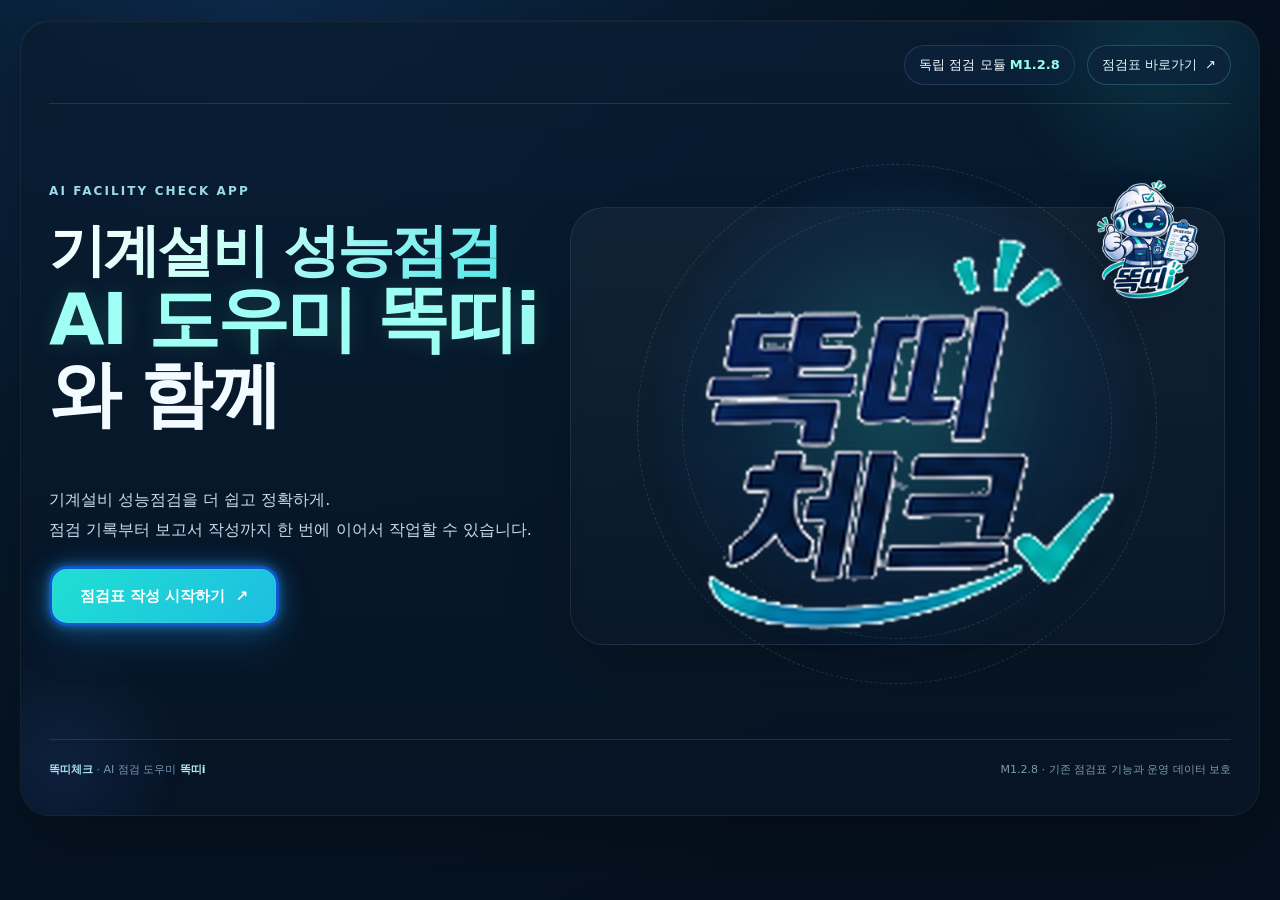
<file: ai-test/index.html>
<!doctype html>
<html lang="ko">
<head>
  <meta charset="utf-8">
  <meta name="viewport" content="width=device-width,initial-scale=1,viewport-fit=cover">
  <meta name="theme-color" content="#061528">
  <meta name="description" content="똑띠체크와 함께하는 AI 기반 기계설비 성능점검 및 보고서 작성 독립 모듈">
  <meta name="robots" content="noindex,nofollow">
  <title>똑띠체크 | 기계설비 성능점검 플랫폼 M1.2.8</title>
  <link rel="icon" type="image/png" href="./assets/ttoktti-check-wordmark-locked.png">
  <link rel="stylesheet" href="./assets/home.css?v=M1.2.8">
</head>
<body>
  <div class="page">
    <div class="shell">
      <header class="topbar">
        <a class="brand" href="./" aria-label="똑띠체크 홈">
          <img class="official-wordmark" src="./assets/ttoktti-check-wordmark-locked.png" alt="똑띠체크 공식 문자상표" width="158" height="144">
        </a>
        <div class="top-right">
          <span class="version">독립 점검 모듈 <strong>M1.2.8</strong></span>
          <a class="nav-link" href="./checklist.html">점검표 바로가기 &nbsp;↗</a>
        </div>
      </header>

      <main>
        <section class="hero" aria-label="똑띠체크 메인 소개">
          <div class="hero-copy">
            <p class="eyebrow">AI FACILITY CHECK APP</p>
            <h1><span class="headline-brand">기계설비 성능점검</span><br><span class="headline-ai">AI 도우미 똑띠i</span><span class="headline-tail">와 <span class="mobile-break">함께</span></span></h1>
          </div>

          <div class="hero-art" aria-label="똑띠체크와 똑띠i 메인 비주얼">
            <div class="mascot-glow" aria-hidden="true"></div>
            <div class="brand-backdrop" aria-hidden="true">
              <img class="backdrop-wordmark" src="./assets/ttoktti-check-wordmark-locked.png" alt="" width="158" height="144">
            </div>
            <div class="orbit orbit-a" aria-hidden="true"></div>
            <div class="orbit orbit-b" aria-hidden="true"></div>
            <div class="mascot-stage">
              <div class="mascot-motion">
                <img class="mascot" src="./assets/ttoktti-i-official-locked.png" alt="안전모를 쓰고 점검표를 들고 엄지척하는 AI 도우미 똑띠i" width="1254" height="1254" fetchpriority="high">

              </div>
              <span class="mascot-sparkle sparkle-a" aria-hidden="true">✦</span>
              <span class="mascot-sparkle sparkle-b" aria-hidden="true">✧</span>
              <span class="mascot-sparkle sparkle-c" aria-hidden="true">✦</span>
            </div>
          </div>

          <div class="hero-actions">
            <p class="hero-sub">기계설비 성능점검을 더 쉽고 정확하게.<br>점검 기록부터 보고서 작성까지 한 번에 이어서 작업할 수 있습니다.</p>
            <div class="cta-row">
              <a class="hero-cta" id="startChecklist" href="./checklist.html">점검표 작성 시작하기 <span aria-hidden="true">↗</span></a>
            </div>
          </div>
        </section>

      </main>

      <footer class="footer">
        <span><strong>똑띠체크</strong> · AI 점검 도우미 <strong>똑띠i</strong></span>
        <span>M1.2.8 · 기존 점검표 기능과 운영 데이터 보호</span>
      </footer>
    </div>
  </div>
  <script src="./assets/home-cta-cue.js?v=M1.2.8" defer></script>
</body>
</html>
</file>
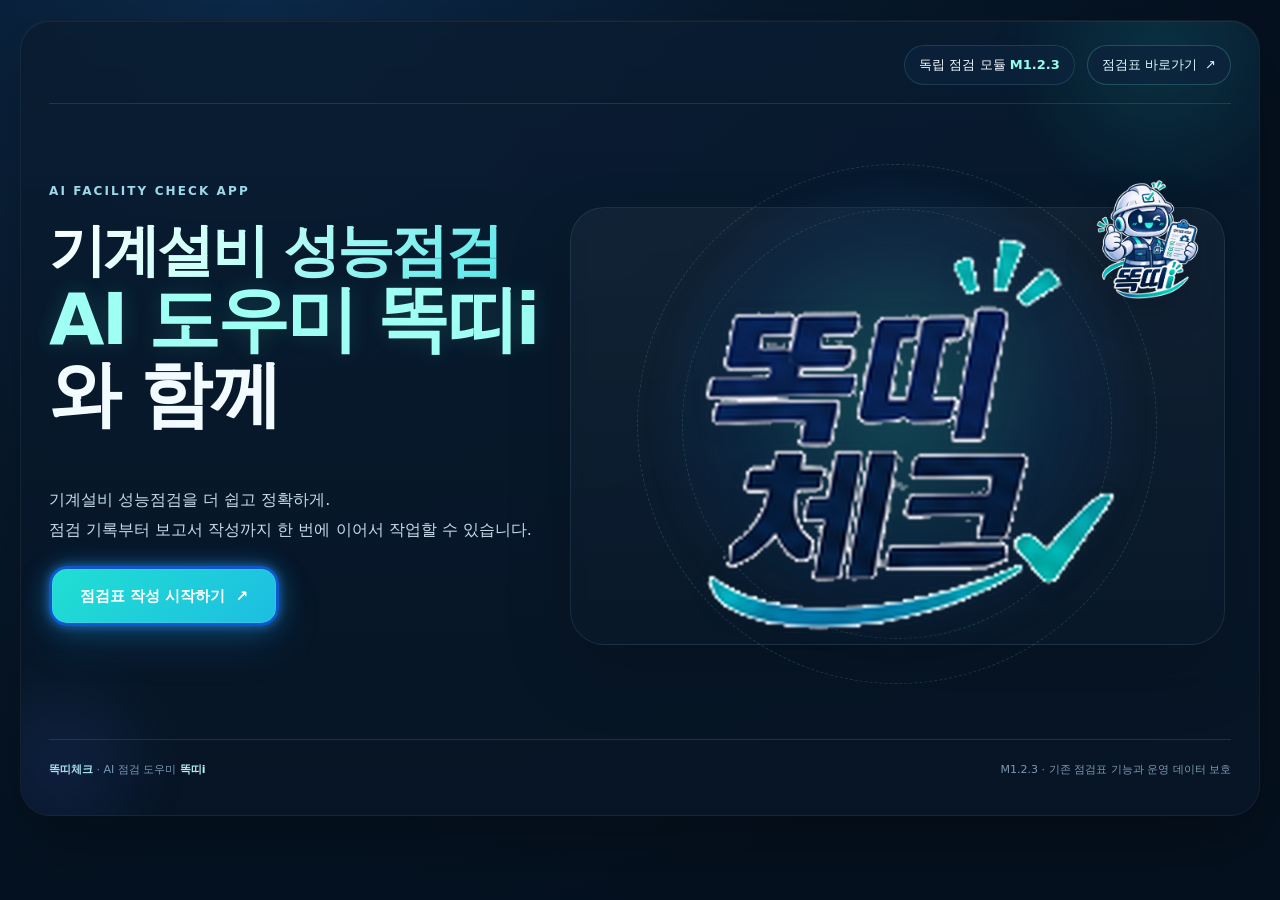
<file: performance/index.html>
<!doctype html>
<html lang="ko">
<head>
  <meta charset="utf-8">
  <meta name="viewport" content="width=device-width,initial-scale=1,viewport-fit=cover">
  <meta name="theme-color" content="#061528">
  <meta name="description" content="똑띠체크와 함께하는 AI 기반 기계설비 성능점검 및 보고서 작성 독립 모듈">
  <meta name="robots" content="noindex,nofollow">
  <title>똑띠체크 | 기계설비 성능점검 플랫폼 M1.2.3</title>
  <link rel="icon" type="image/png" href="./assets/ttoktti-check-wordmark-locked.png">
  <link rel="stylesheet" href="./assets/home.css?v=M1.2.3">
</head>
<body>
  <div class="page">
    <div class="shell">
      <header class="topbar">
        <a class="brand" href="./" aria-label="똑띠체크 홈">
          <img class="official-wordmark" src="./assets/ttoktti-check-wordmark-locked.png" alt="똑띠체크 공식 문자상표" width="158" height="144">
        </a>
        <div class="top-right">
          <span class="version">독립 점검 모듈 <strong>M1.2.3</strong></span>
          <a class="nav-link" href="./checklist.html">점검표 바로가기 &nbsp;↗</a>
        </div>
      </header>

      <main>
        <section class="hero" aria-label="똑띠체크 메인 소개">
          <div class="hero-copy">
            <p class="eyebrow">AI FACILITY CHECK APP</p>
            <h1><span class="headline-brand">기계설비 성능점검</span><br><span class="headline-ai">AI 도우미 똑띠i</span><span class="headline-tail">와 <span class="mobile-break">함께</span></span></h1>
          </div>

          <div class="hero-art" aria-label="똑띠체크와 똑띠i 메인 비주얼">
            <div class="mascot-glow" aria-hidden="true"></div>
            <div class="brand-backdrop" aria-hidden="true">
              <img class="backdrop-wordmark" src="./assets/ttoktti-check-wordmark-locked.png" alt="" width="158" height="144">
            </div>
            <div class="orbit orbit-a" aria-hidden="true"></div>
            <div class="orbit orbit-b" aria-hidden="true"></div>
            <div class="mascot-stage">
              <div class="mascot-motion">
                <img class="mascot" src="./assets/ttoktti-i-official-locked.png" alt="안전모를 쓰고 점검표를 들고 엄지척하는 AI 도우미 똑띠i" width="1254" height="1254" fetchpriority="high">

              </div>
              <span class="mascot-sparkle sparkle-a" aria-hidden="true">✦</span>
              <span class="mascot-sparkle sparkle-b" aria-hidden="true">✧</span>
              <span class="mascot-sparkle sparkle-c" aria-hidden="true">✦</span>
            </div>
          </div>

          <div class="hero-actions">
            <p class="hero-sub">기계설비 성능점검을 더 쉽고 정확하게.<br>점검 기록부터 보고서 작성까지 한 번에 이어서 작업할 수 있습니다.</p>
            <div class="cta-row">
              <a class="hero-cta" id="startChecklist" href="./checklist.html">점검표 작성 시작하기 <span aria-hidden="true">↗</span></a>
            </div>
          </div>
        </section>

      </main>

      <footer class="footer">
        <span><strong>똑띠체크</strong> · AI 점검 도우미 <strong>똑띠i</strong></span>
        <span>M1.2.3 · 기존 점검표 기능과 운영 데이터 보호</span>
      </footer>
    </div>
  </div>
  <script src="./assets/home-cta-cue.js?v=M1.2.3" defer></script>
</body>
</html>
</file>
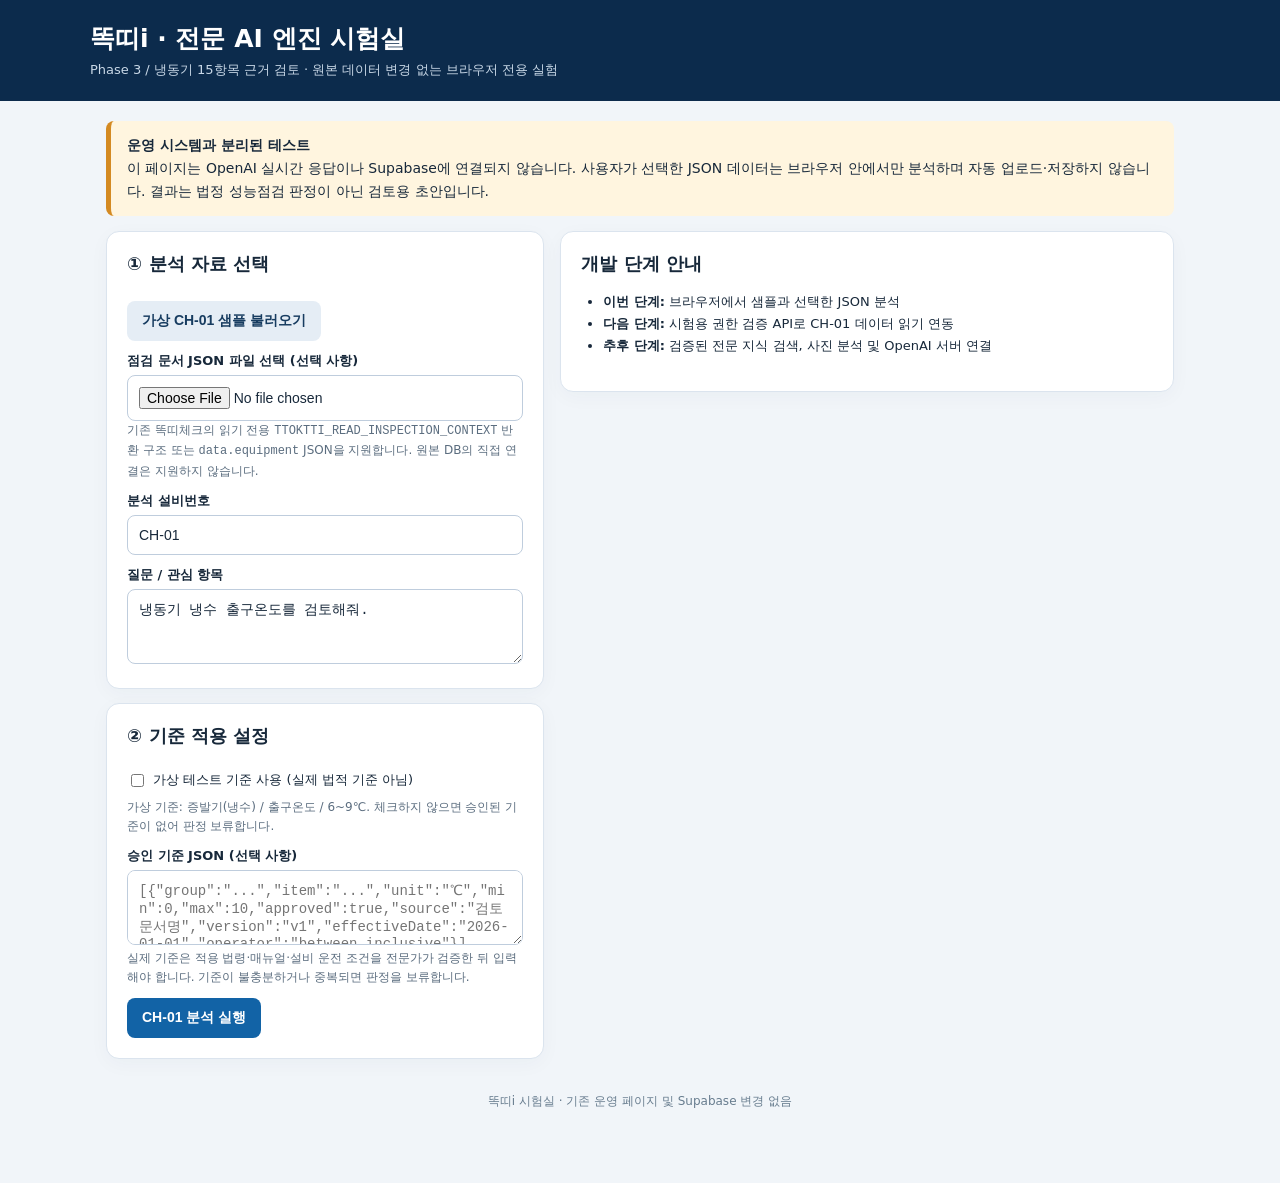
<file: ttoktti-special-ai/index.html>
<!doctype html>
<html lang="ko"><head><meta charset="utf-8"><meta name="viewport" content="width=device-width,initial-scale=1"><meta name="referrer" content="no-referrer"><title>똑띠i | 기계설비 전문 AI 엔진 시험실</title>
<style>
:root{font-family:system-ui,-apple-system,"Malgun Gothic",sans-serif;color:#17283a;background:#f1f5f9}*{box-sizing:border-box}body{margin:0}header{background:#0c2b4c;color:white;padding:22px max(18px,calc((100vw - 1100px)/2));}header h1{font-size:25px;margin:0 0 6px}header p{font-size:13px;color:#c9d8e7;margin:0}.wrap{max-width:1100px;margin:20px auto;padding:0 16px 35px}.notice{border-left:5px solid #d48a22;background:#fff5df;padding:13px 16px;border-radius:8px;margin-bottom:15px;font-size:14px;line-height:1.65}.grid{display:grid;grid-template-columns:1fr 1.4fr;gap:16px}.panel{background:white;padding:20px;border:1px solid #dbe4ee;border-radius:13px;box-shadow:0 5px 20px #20344d09;margin-bottom:14px}h2{font-size:18px;margin:0 0 15px}h3{font-size:15px;margin:14px 0 8px}label{display:block;font-size:13px;font-weight:700;margin:11px 0 5px}input[type=text],textarea,select,input[type=file]{width:100%;border-radius:8px;border:1px solid #bfcddd;padding:11px;background:white;color:#17283a;font-size:14px}textarea{resize:vertical;min-height:75px}button{border:0;border-radius:8px;background:#1263a6;color:white;padding:11px 15px;font-size:14px;font-weight:700;cursor:pointer;margin-top:10px}button.secondary{background:#e5edf5;color:#173c60;margin-right:5px}button:disabled{opacity:.55;cursor:not-allowed}.help{color:#5b6d7f;font-size:12px;line-height:1.6}.pill{display:inline-block;border-radius:99px;padding:4px 9px;font-weight:700;font-size:12px;background:#e7edf2;color:#48617a}.pill.hold{background:#fff0d4;color:#926016}.pill.review{background:#ffdfdf;color:#9c2d2d}.pill.within{background:#dbf4e8;color:#14613e}table{border-collapse:collapse;width:100%;font-size:13px}th,td{text-align:left;border-bottom:1px solid #e3eaf1;padding:10px 8px;vertical-align:top}th{background:#f1f6fa}td small{display:block;color:#5b6d7f;margin-top:4px}.scroll{overflow:auto}ul{padding-left:22px;line-height:1.7;font-size:13px}.banner{padding:12px;background:#eaf6f1;border-radius:9px;margin-bottom:12px;color:#185e4c;font-size:14px}.error{background:#fff1f0;color:#a12727}.metrics{display:grid;grid-template-columns:repeat(3,1fr);gap:8px;margin-bottom:12px}.metric{background:#f4f7fa;border-radius:9px;padding:12px}.metric .value{font-size:21px;font-weight:800}.metric .label{font-size:11px;color:#647789}#results{display:none}#results.visible{display:block}.muted{font-size:12px;color:#647789;line-height:1.6}.toolbar{display:flex;align-items:center;gap:8px;flex-wrap:wrap}.toolbar label{display:flex;gap:6px;align-items:center;font-weight:400;margin:8px 0}.toolbar input{width:auto}details{font-size:12px;color:#445e75;margin-top:12px}footer{font-size:12px;color:#677c8e;text-align:center;margin:20px}@media(max-width:760px){.grid{grid-template-columns:1fr}.panel{padding:16px}.metrics{grid-template-columns:repeat(3,1fr)}header{padding:18px}.wrap{margin:12px auto}}
 .review-item{border:1px solid #dbe4ee;border-radius:10px;margin:10px 0;padding:12px}.review-item summary{font-size:14px;cursor:pointer;font-weight:700;color:#173c60}.review-item .fact{font-size:12px;line-height:1.7;margin:6px 0;white-space:pre-wrap;overflow-wrap:anywhere}.review-item .gap{color:#ad5119}.summaryline{display:flex;gap:8px;flex-wrap:wrap}.summaryline span{background:#eef3f8;padding:7px;border-radius:8px;font-size:12px;font-weight:700}.photo-preview{display:flex;gap:8px;flex-wrap:wrap}.photo-preview img{max-height:110px;max-width:150px;object-fit:contain;border:1px solid #cbd5e1;border-radius:5px}.inset{padding:10px;background:#f6f9fc;border-radius:8px} </style></head><body>
<header><h1>똑띠i · 전문 AI 엔진 시험실</h1><p>Phase 3 / 냉동기 15항목 근거 검토 · 원본 데이터 변경 없는 브라우저 전용 실험</p></header>
<main class="wrap"><div class="notice"><strong>운영 시스템과 분리된 테스트</strong><br>이 페이지는 OpenAI 실시간 응답이나 Supabase에 연결되지 않습니다. 사용자가 선택한 JSON 데이터는 브라우저 안에서만 분석하며 자동 업로드·저장하지 않습니다. 결과는 법정 성능점검 판정이 아닌 검토용 초안입니다.</div>
<div class="grid"><section>
<div class="panel"><h2>① 분석 자료 선택</h2><button id="sample" class="secondary" type="button">가상 CH-01 샘플 불러오기</button><label for="jsonfile">점검 문서 JSON 파일 선택 (선택 사항)</label><input id="jsonfile" type="file" accept=".json,application/json"><div class="help">기존 똑띠체크의 읽기 전용 <code>TTOKTTI_READ_INSPECTION_CONTEXT</code> 반환 구조 또는 <code>data.equipment</code> JSON을 지원합니다. 원본 DB의 직접 연결은 지원하지 않습니다.</div><label for="num">분석 설비번호</label><input id="num" type="text" maxlength="80" value="CH-01"><label for="question">질문 / 관심 항목</label><textarea id="question">냉동기 냉수 출구온도를 검토해줘.</textarea></div>
<div class="panel"><h2>② 기준 적용 설정</h2><div class="toolbar"><label><input id="democrit" type="checkbox">가상 테스트 기준 사용 (실제 법적 기준 아님)</label></div><div class="help">가상 기준: 증발기(냉수) / 출구온도 / 6~9℃. 체크하지 않으면 승인된 기준이 없어 판정 보류합니다.</div><label for="criteria">승인 기준 JSON (선택 사항)</label><textarea id="criteria" spellcheck="false" placeholder='[{"group":"...","item":"...","unit":"℃","min":0,"max":10,"approved":true,"source":"검토 문서명","version":"v1","effectiveDate":"2026-01-01","operator":"between_inclusive"}]'></textarea><div class="help">실제 기준은 적용 법령·매뉴얼·설비 운전 조건을 전문가가 검증한 뒤 입력해야 합니다. 기준이 불충분하거나 중복되면 판정을 보류합니다.</div><button id="run" type="button">CH-01 분석 실행</button></div>
</section><section>
<div class="panel" id="results"><div class="toolbar" style="justify-content:space-between"><h2 style="margin:0">③ 분석 결과</h2><button id="export" class="secondary" type="button">결과 JSON 다운로드</button></div><div id="banner" class="banner"></div><div id="metrics" class="metrics"></div><h3>냉동기 15개 점검항목 종합 검토</h3><div id="reviewSummary" class="summaryline"></div><div id="itemReviews"></div><div class="help">점검 사진은 원본 문서의 photoSources가 있는 경우 브라우저에서 미리보기만 제공합니다. 사진 픽셀의 AI 분석 기능은 아직 포함되지 않았습니다.</div><h3>설계값·측정값 비교</h3><div class="scroll"><table><thead><tr><th>측정 항목</th><th>설계값</th><th>측정값</th><th>차이</th><th>판정</th></tr></thead><tbody id="measureTable"></tbody></table></div><h3>분석 및 권고</h3><div id="advice"></div><h3>자료 신뢰성 및 한계</h3><div id="evidence" class="muted"></div><details><summary>분석 구조 안내</summary><p>이 엔진은 기존 <code>engine/*.mjs</code>로 동작합니다. 사진 파일 및 이미지 URL은 읽거나 외부로 전송하지 않습니다. 측정값이 없거나 승인 기준이 없으면 판정을 보류합니다.</p></details></div>
<div class="panel"><h2>개발 단계 안내</h2><ul><li><strong>이번 단계:</strong> 브라우저에서 샘플과 선택한 JSON 분석</li><li><strong>다음 단계:</strong> 시험용 권한 검증 API로 CH-01 데이터 읽기 연동</li><li><strong>추후 단계:</strong> 검증된 전문 지식 검색, 사진 분석 및 OpenAI 서버 연결</li></ul></div>
</section></div><footer>똑띠i 시험실 · 기존 운영 페이지 및 Supabase 변경 없음</footer></main>
<script type="module" src="./app.mjs"></script></body></html>
</file>
<file: ai-test/assets/home.css>
:root{
  color-scheme:dark;
  --ink:#f5fbff;
  --muted:#b7ccdc;
  --line:rgba(147,218,243,.14);
  --mint:#1dded0;
  --cyan:#64def0;
  --shadow:0 28px 70px rgba(0,0,0,.28);
}
*{box-sizing:border-box}
html,body{margin:0;padding:0;background:radial-gradient(circle at 20% 0%,#0c294a 0,#07192c 38%,#05111f 72%);color:var(--ink);font-family:"Pretendard","Apple SD Gothic Neo","Noto Sans KR",system-ui,-apple-system,sans-serif}
body{min-height:100vh}
a{text-decoration:none;color:inherit}
.page{min-height:100vh;padding:20px}
.shell{max-width:1360px;margin:0 auto;padding:0 28px 38px;border:1px solid rgba(255,255,255,.05);border-radius:30px;background:linear-gradient(180deg,rgba(9,28,49,.86),rgba(7,21,37,.96));box-shadow:var(--shadow),inset 0 1px 0 rgba(255,255,255,.05);position:relative;overflow:hidden}
.shell::before,.shell::after{content:"";position:absolute;border-radius:50%;filter:blur(18px);pointer-events:none;opacity:.7}
.shell::before{width:320px;height:320px;background:radial-gradient(circle,rgba(27,226,211,.18),transparent 70%);top:-130px;right:-60px}
.shell::after{width:240px;height:240px;background:radial-gradient(circle,rgba(70,121,255,.18),transparent 68%);left:-80px;bottom:-70px}
.topbar{display:flex;align-items:center;justify-content:space-between;gap:18px;padding:24px 0 18px;border-bottom:1px solid var(--line);position:relative;z-index:2}
.brand{display:flex;align-items:center;gap:14px;min-width:0}
.brand-icon{width:54px;height:54px;border-radius:16px;background:linear-gradient(145deg,#f2feff,#7ef0e5);padding:1px;display:grid;place-items:center;overflow:hidden;box-shadow:0 8px 26px rgba(22,208,209,.28)}
.brand-icon img{width:100%;height:100%;object-fit:contain;filter:drop-shadow(0 2px 3px rgba(0,24,49,.18))}
.brand-word{display:block;font-size:32px;font-weight:950;letter-spacing:-1.6px;line-height:1.05}.brand-word::after{content:"™";font-size:.42em;vertical-align:top;margin-left:4px;color:#8ef5dd}.brand-desc{display:block;margin-top:5px;font-size:11px;letter-spacing:1.9px;color:#7fb4cc;font-weight:700}
.top-right{display:flex;align-items:center;gap:12px;flex-wrap:wrap;justify-content:flex-end}.version,.nav-link{padding:10px 14px;border-radius:999px;border:1px solid var(--line);font-size:13px;background:rgba(12,35,60,.75);backdrop-filter:blur(8px)}.version strong{color:#96ffe8}.nav-link{color:#dffcff;border-color:rgba(124,234,224,.22);transition:.2s}.nav-link:hover{transform:translateY(-1px);border-color:#92f5e9;background:rgba(17,55,92,.92)}
main{position:relative;z-index:1}
.hero{display:grid;grid-template-columns:.9fr 1.1fr;gap:24px;padding:42px 0 12px;align-items:center;min-height:610px}
.hero-copy{display:flex;flex-direction:column;align-items:flex-start;max-width:560px}.eyebrow{margin:0 0 10px;color:#82c8df;font-size:12px;font-weight:850;letter-spacing:2.1px}
h1{margin:0 0 14px;font-size:clamp(48px,5.6vw,78px);line-height:1.04;letter-spacing:-2.8px}.headline-brand{display:inline-block;background:linear-gradient(135deg,#ffffff 0%,#c7fff7 42%,#58e7e9 100%);-webkit-background-clip:text;background-clip:text;color:transparent}.headline-ai{color:#9ffff4;text-shadow:0 0 22px rgba(78,245,220,.16)}
.hero-sub{margin:0 0 24px;color:#c6dceb;line-height:1.85;font-size:16px;word-break:keep-all}.cta-row{display:flex;flex-wrap:wrap;gap:12px}.hero-cta{display:inline-flex;align-items:center;justify-content:center;gap:10px;min-height:52px;padding:0 24px;border-radius:16px;background:linear-gradient(135deg,#1fe0cf,#0d61b9);color:#fff;font-weight:900;font-size:15px;box-shadow:0 18px 40px rgba(16,113,186,.27);transition:transform .2s,box-shadow .2s}.hero-cta:hover{transform:translateY(-2px);box-shadow:0 24px 44px rgba(16,113,186,.35)}
.hero-art{position:relative;min-height:560px;display:flex;align-items:center;justify-content:center;isolation:isolate;overflow:visible}.hero-art::before{content:"";position:absolute;inset:24px 6px 14px;background:linear-gradient(180deg,rgba(255,255,255,.05),rgba(255,255,255,.012));border:1px solid rgba(255,255,255,.05);border-radius:34px;backdrop-filter:blur(7px);box-shadow:0 28px 66px rgba(0,0,0,.18);z-index:-3}
.mascot-glow{position:absolute;width:480px;height:480px;border-radius:50%;background:radial-gradient(circle at 50% 45%,rgba(45,220,211,.24),rgba(12,74,133,.18) 46%,transparent 72%);filter:blur(8px);animation:tt-glow 5.8s ease-in-out infinite}
.brand-backdrop{position:absolute;left:50%;top:52%;transform:translate(-50%,-50%);display:flex;flex-direction:column;align-items:center;gap:10px;z-index:-1;pointer-events:none;user-select:none}.backdrop-main{font-size:clamp(92px,12vw,164px);font-weight:1000;letter-spacing:-5px;line-height:.88;color:rgba(212,245,255,.13);white-space:nowrap;text-shadow:0 0 40px rgba(68,234,226,.07)}.backdrop-sub{font-size:clamp(18px,2vw,30px);font-weight:900;letter-spacing:10px;color:rgba(125,223,241,.16);white-space:nowrap}
.orbit{position:absolute;border-radius:50%;border:1px dashed rgba(126,241,228,.16);z-index:-2;pointer-events:none}.orbit-a{width:430px;height:430px;animation:tt-orbit 18s linear infinite}.orbit-b{width:520px;height:520px;animation:tt-orbit 24s linear infinite reverse}
.mascot-stage{position:relative;display:grid;place-items:center;width:min(100%,560px);max-width:560px;aspect-ratio:1;isolation:isolate;z-index:1}.mascot-motion{width:100%;height:100%;display:grid;place-items:center;position:relative;transform-origin:50% 70%;animation:tt-hover 4.8s ease-in-out infinite;will-change:transform}.mascot{width:100%;height:100%;object-fit:contain;filter:drop-shadow(0 28px 28px rgba(0,5,19,.38));transform-origin:50% 75%}.mascot-stage:hover .mascot,.mascot-stage:focus-within .mascot{animation:tt-greet 1.1s ease-in-out 1}.mascot-stage:hover .mascot-motion,.mascot-stage:focus-within .mascot-motion{animation-play-state:paused}
.helmet-check{position:absolute;left:50%;top:12.2%;width:40px;height:40px;transform:translateX(-2px);border-radius:12px;border:3px solid rgba(81,243,221,.95);box-shadow:0 0 0 0 rgba(93,243,221,.45);animation:tt-pulse 2.8s ease-in-out infinite}.helmet-check::before{content:"";position:absolute;left:10px;top:11px;width:16px;height:9px;border-left:4px solid #59f8df;border-bottom:4px solid #59f8df;transform:rotate(-45deg)}
.report-scan{position:absolute;right:8.6%;width:100px;height:5px;border-radius:999px;background:linear-gradient(90deg,rgba(79,247,223,0),rgba(79,247,223,.95),rgba(79,247,223,0));filter:drop-shadow(0 0 6px rgba(79,247,223,.35));opacity:.75;animation:tt-scan 2.7s linear infinite}.report-scan-1{top:41.5%}.report-scan-2{top:45.5%;animation-delay:-.9s}.report-scan-3{top:49.5%;animation-delay:-1.8s}
.mascot-sparkle{position:absolute;z-index:2;font-weight:900;color:#6effdd;text-shadow:0 0 12px rgba(66,248,220,.7);pointer-events:none;animation:tt-sparkle 3.6s ease-in-out infinite}.sparkle-a{font-size:35px;top:14%;right:11%;animation-delay:-.2s}.sparkle-b{font-size:23px;top:35%;left:9%;animation-delay:-1.4s}.sparkle-c{font-size:27px;bottom:23%;right:3%;animation-delay:-2.2s}
.quick-start{padding:10px 0 0}.quick-card{display:grid;grid-template-columns:minmax(0,1fr) auto;align-items:center;gap:16px;padding:24px 28px;border-radius:24px;border:1px solid rgba(103,222,226,.32);background:linear-gradient(112deg,rgba(15,65,98,.92),rgba(9,42,68,.94) 54%,rgba(8,32,54,.96));box-shadow:0 18px 48px rgba(0,0,0,.15),inset 0 1px 0 rgba(235,255,255,.05)}.quick-label{display:block;margin-bottom:7px;font-size:11px;letter-spacing:1.7px;color:#8af0df;font-weight:900}.quick-text h2{margin:0 0 6px;font-size:28px;letter-spacing:-.9px}.quick-text p{margin:0;color:#c9e5ef;font-size:13px;line-height:1.75}.quick-action{display:inline-flex;align-items:center;justify-content:center;min-width:120px;padding:13px 18px;border-radius:12px;background:#ecffff;color:#105077;font-size:14px;font-weight:900}
.footer{display:flex;justify-content:space-between;align-items:center;gap:15px;padding-top:22px;margin-top:25px;border-top:1px solid var(--line);font-size:11px;color:#7c9ab3}.footer strong{color:#b5eff1}.footer span{max-width:730px}
@keyframes tt-hover{0%,100%{transform:translateY(3px) rotate(-1deg)}50%{transform:translateY(-11px) rotate(1deg)}}@keyframes tt-greet{0%,100%{transform:rotate(0deg) scale(1)}22%{transform:rotate(-4deg) scale(1.035)}48%{transform:rotate(4deg) scale(1.045)}72%{transform:rotate(-2deg) scale(1.025)}}@keyframes tt-glow{0%,100%{opacity:.72;transform:scale(.96)}50%{opacity:1;transform:scale(1.06)}}@keyframes tt-orbit{from{transform:rotate(0deg)}to{transform:rotate(360deg)}}@keyframes tt-sparkle{0%,100%{opacity:.18;transform:scale(.65) rotate(-14deg)}45%{opacity:1;transform:scale(1.25) rotate(20deg)}65%{opacity:.6;transform:scale(.9) rotate(5deg)}}@keyframes tt-pulse{0%,100%{box-shadow:0 0 0 0 rgba(93,243,221,.12);transform:translateX(-2px) scale(1)}50%{box-shadow:0 0 0 12px rgba(93,243,221,0);transform:translateX(-2px) scale(1.07)}}@keyframes tt-scan{0%{transform:translateY(-6px) translateX(0);opacity:.1}20%{opacity:.9}100%{transform:translateY(66px) translateX(6px);opacity:.05}}
@media(max-width:1100px){.hero{grid-template-columns:1fr;min-height:0}.hero-art{order:-1;min-height:540px}.quick-card{grid-template-columns:1fr}.quick-action{justify-self:start}.backdrop-main{font-size:118px}.backdrop-sub{letter-spacing:8px}}
@media(max-width:900px){.shell{padding:0 22px 35px}.brand-word{font-size:28px}.hero{gap:14px}.hero-art{min-height:470px}.mascot-stage{width:min(100%,440px)}.mascot-glow{width:380px;height:380px}.orbit-a{width:340px;height:340px}.orbit-b{width:430px;height:430px}.report-scan{right:8.8%;width:87px}.backdrop-main{font-size:100px}}
@media(max-width:670px){.page{padding:10px}.shell{padding:0 16px 24px;border-radius:24px}.topbar{padding:18px 0 14px;gap:8px;flex-direction:column;align-items:flex-start}.top-right{width:100%;justify-content:flex-start}.brand-icon{width:46px;height:46px;border-radius:13px}.brand-word{font-size:24px}.brand-desc{font-size:9px;letter-spacing:1.5px}.nav-link{display:none}.hero{padding-top:24px}.eyebrow{font-size:10px}.hero-sub{font-size:13px;margin-bottom:16px}.cta-row{width:100%;gap:8px}.hero-cta{flex:1;min-height:46px;padding:0 14px;font-size:13px}.hero-art{min-height:410px}.hero-art::before{inset:20px 6px 14px;border-radius:26px}.mascot-stage{width:min(100%,360px)}.mascot-glow{width:300px;height:300px}.orbit-a{width:260px;height:260px}.orbit-b{width:332px;height:332px}.report-scan{right:10%;width:70px}.quick-card{padding:20px 16px;border-radius:18px}.quick-text h2{font-size:22px}.quick-text p{font-size:12px}.quick-action{width:100%}.footer{align-items:flex-start;flex-direction:column;gap:7px}.backdrop-main{font-size:64px;letter-spacing:-2px}.backdrop-sub{font-size:14px;letter-spacing:4px}}
@media(prefers-reduced-motion:reduce){*,*:before,*:after{scroll-behavior:auto!important;animation:none!important;transition:none!important}}

/* M1.1.2: official imagery is displayed without any edits or facial overlays. */
.topbar .official-wordmark{width:116px;height:88px;object-fit:contain;background:white;border-radius:14px;padding:4px;box-shadow:0 8px 24px rgba(0,0,0,.25)}
.hero-copy .headline-brand{font-size:.8em;white-space:nowrap}
.hero-art .brand-backdrop{z-index:0;left:49%;top:49%;opacity:.26;filter:drop-shadow(0 0 30px rgba(101,242,235,.24))}
.backdrop-wordmark{width:clamp(320px,38vw,620px);height:auto;object-fit:contain;mix-blend-mode:screen}
.hero-art .mascot-stage{z-index:2}
.hero-art .mascot-motion{animation:tt-hover 5.5s ease-in-out infinite}
.hero-art .mascot{animation:none!important}
.hero-art .mascot-stage:hover .mascot{animation:none!important}
.cta-row{position:relative;min-height:76px;align-items:start}
.hero-cta{position:relative;z-index:2}
.start-cue{position:absolute;left:min(100%,310px);top:-60px;display:flex;align-items:center;gap:7px;opacity:0;transform:translateY(10px) scale(.86);pointer-events:none;z-index:3;transition:opacity .4s ease,transform .4s ease}
.start-cue.is-visible{opacity:1;transform:translateY(0) scale(1)}
.start-cue img{display:block;width:80px;height:80px;object-fit:contain}
.start-cue .cue-finger{position:absolute;left:25px;bottom:-8px;font-size:31px;transform:rotate(-30deg);filter:drop-shadow(0 2px 2px #062035);animation:tt-point 1.1s ease-in-out infinite}
.cue-message{border-radius:14px;background:#e9ffff;color:#07425d;box-shadow:0 12px 24px rgba(0,0,0,.18);font-weight:900;font-size:12px;padding:9px 10px;white-space:nowrap}
@keyframes tt-point{50%{transform:translate(-3px,5px) rotate(-30deg)}}
@media(max-width:1100px){.hero-art .backdrop-wordmark{width:540px}}
@media(max-width:670px){.topbar .official-wordmark{width:88px;height:70px}.hero-art .backdrop-wordmark{width:340px}.hero-copy .headline-brand{font-size:.75em;white-space:normal}.start-cue{left:auto;right:0;top:-80px}.start-cue img{width:64px;height:64px}.cue-message{font-size:10px;padding:7px}.cta-row{min-height:70px}}
@media(prefers-reduced-motion:reduce){.start-cue,.start-cue.is-visible{transition:none!important;transform:none!important}.cue-finger{animation:none!important}}


/* M1.1.5 overrides: transparent wordmark, mobile version pin, reduced overlap */
.topbar .official-wordmark{width:124px;height:92px;object-fit:contain;background:transparent !important;border-radius:0;padding:0;box-shadow:none}
.topbar .brand{position:relative;z-index:2}
.hero-art{justify-content:flex-end}
.hero-art .brand-backdrop{z-index:0;left:40%;top:46%;opacity:.46;filter:drop-shadow(0 0 26px rgba(101,242,235,.22))}
.backdrop-wordmark{width:clamp(360px,44vw,720px);height:auto;object-fit:contain;mix-blend-mode:screen}
.hero-art .mascot-stage{z-index:2;width:min(100%,470px);max-width:470px;margin-left:auto;margin-right:18px}
.hero-art .mascot-motion{animation:tt-hover 5.5s ease-in-out infinite}
.hero-art .mascot{width:94%;height:94%}
@media(max-width:900px){.hero-art .brand-backdrop{left:41%;top:42%;opacity:.5}.hero-art .mascot-stage{width:min(100%,380px);margin-right:8px}.backdrop-wordmark{width:clamp(310px,56vw,520px)}}
@media(max-width:670px){.topbar{display:block;min-height:86px;padding:16px 0 14px}.topbar .brand{display:block}.topbar .official-wordmark{width:92px;height:72px}.top-right{position:absolute;top:14px;right:0;width:auto;justify-content:flex-end;z-index:3}.version{font-size:12px;padding:8px 12px}.hero{padding-top:18px}.hero-copy{max-width:none}.hero-art{min-height:420px;justify-content:center}.hero-art::before{inset:16px 4px 12px}.hero-art .brand-backdrop{left:44%;top:32%;opacity:.56}.backdrop-wordmark{width:250px}.hero-art .mascot-stage{width:min(100%,286px);margin:78px auto 0}.hero-art .mascot{width:100%;height:100%}.footer{margin-top:18px}}


/* M1.1.6 overrides: crisp wordmark and mascot 50% smaller at top-right */
.topbar .official-wordmark{width:132px;height:auto;object-fit:contain;image-rendering:auto;filter:drop-shadow(0 6px 16px rgba(0,0,0,.12))}
.hero-art{min-height:560px;justify-content:center;align-items:center}
.hero-art .brand-backdrop{position:relative;left:auto;top:auto;transform:none;z-index:1;opacity:1;filter:none;display:block;width:min(100%,660px);padding:30px 24px 22px}
.backdrop-wordmark{display:block;width:min(100%,520px);height:auto;object-fit:contain;mix-blend-mode:normal;opacity:1;filter:drop-shadow(0 10px 22px rgba(0,0,0,.10))}
.hero-art .mascot-stage{position:absolute;right:52px;top:34px;z-index:2;width:235px;max-width:235px;aspect-ratio:auto;display:block;margin:0}
.hero-art .mascot-motion{animation:tt-hover 5.5s ease-in-out infinite}
.hero-art .mascot{width:100%;height:auto;display:block;filter:drop-shadow(0 18px 20px rgba(0,5,19,.28))}
.hero-art .mascot-sparkle{display:none}
@media(max-width:1100px){.hero-art .brand-backdrop{width:min(100%,560px);padding:28px 18px 20px}.backdrop-wordmark{width:min(100%,440px)}.hero-art .mascot-stage{right:28px;top:22px;width:210px;max-width:210px}}
@media(max-width:900px){.hero-art{min-height:430px}.hero-art .brand-backdrop{width:min(100%,460px);padding:22px 14px 18px}.backdrop-wordmark{width:min(100%,360px)}.hero-art .mascot-stage{right:18px;top:22px;width:176px;max-width:176px}}
@media(max-width:670px){.topbar .official-wordmark{width:102px}.top-right{top:12px;right:0}.hero-art{min-height:320px}.hero-art::before{inset:14px 4px 10px}.hero-art .brand-backdrop{width:min(100%,320px);padding:8px 6px 8px}.backdrop-wordmark{width:240px}.hero-art .mascot-stage{right:10px;top:6px;width:120px;max-width:120px}.cta-row{min-height:74px}}


/* M1.1.7 overrides: cleaner mobile brand composition and stronger CTA */
.topbar .brand{display:none !important}
.topbar{justify-content:flex-end}
.hero-copy{order:1}
.hero-art{order:2}
.headline-tail{color:#f2fbff}
.mobile-break{display:inline}
.hero-copy .eyebrow{margin-bottom:12px;color:#9ed9ea}
.hero-copy h1{max-width:11ch}
.hero-art{min-height:360px;justify-content:center;align-items:center}
.hero-art::before{background:linear-gradient(180deg,rgba(255,255,255,.045),rgba(255,255,255,.01));border-color:rgba(148,219,240,.10)}
.hero-art .brand-backdrop{width:min(100%,620px);padding:12px 10px 8px;display:flex;justify-content:center;align-items:center}
.backdrop-wordmark{width:min(100%,510px);image-rendering:auto;mix-blend-mode:normal;filter:drop-shadow(0 8px 18px rgba(4,19,40,.16))}
.hero-art .mascot-stage{right:44px;top:24px;width:148px;max-width:148px}
.hero-art .mascot{filter:drop-shadow(0 12px 18px rgba(0,5,19,.24))}
.hero-cta{border:3px solid #0a4fb8;box-shadow:0 0 0 0 rgba(10,79,184,.55),0 18px 40px rgba(16,113,186,.27);animation:ctaPulse 1.9s ease-in-out infinite;background:linear-gradient(135deg,#22ded1,#1b9ff3)}
.hero-cta:hover{transform:translateY(-2px) scale(1.01);box-shadow:0 0 0 10px rgba(10,79,184,0),0 24px 44px rgba(16,113,186,.35)}
@keyframes ctaPulse{0%,100%{box-shadow:0 0 0 0 rgba(10,79,184,.55),0 18px 40px rgba(16,113,186,.27)}50%{box-shadow:0 0 0 9px rgba(10,79,184,0),0 18px 40px rgba(16,113,186,.31)}}
@media(max-width:1100px){.hero-copy{order:1}.hero-art{order:2;min-height:400px}.hero-art .brand-backdrop{width:min(100%,540px)}.backdrop-wordmark{width:min(100%,430px)}.hero-art .mascot-stage{right:22px;top:12px;width:136px;max-width:136px}}
@media(max-width:670px){.topbar{min-height:64px;padding:12px 0 10px;display:flex;justify-content:flex-end}.top-right{position:static;width:auto;justify-content:flex-end}.version{font-size:12px;padding:8px 12px;border-color:rgba(124,234,224,.20)}.hero{padding-top:10px}.hero-copy{order:1;max-width:none}.hero-art{order:2;min-height:306px;margin-top:4px}.hero-copy .eyebrow{order:1;font-size:11px;letter-spacing:3px;margin-bottom:10px}.hero-copy h1{order:2;font-size:clamp(32px,9.6vw,52px);line-height:1.08;letter-spacing:-1.7px;margin-bottom:12px;max-width:none}.mobile-break{display:block}.hero-sub{margin-bottom:16px}.hero-art::before{inset:16px 4px 12px;border-radius:26px}.hero-art .brand-backdrop{width:min(100%,320px);padding:14px 6px 8px}.backdrop-wordmark{width:258px}.hero-art .mascot-stage{right:16px;top:14px;width:112px;max-width:112px}.cta-row{min-height:78px}.hero-cta{width:100%;justify-content:center;padding:0 18px;border-width:3px}}


/* M1.1.8 overrides: move action block below wordmark, neon CTA, smoother brand, no mascot overlap */
.hero{grid-template-columns:.82fr 1.18fr;grid-template-areas:"copy art" "actions art";align-items:center;column-gap:26px;row-gap:8px}
.hero-copy{grid-area:copy;max-width:560px}.hero-art{grid-area:art}.hero-actions{grid-area:actions;max-width:560px;align-self:start}
.hero-copy .eyebrow{margin-bottom:10px}.hero-copy h1{margin-bottom:8px}.hero-actions .hero-sub{margin:0 0 22px;color:#c6dceb;line-height:1.85;font-size:16px;word-break:keep-all}
.hero-art{min-height:380px;justify-content:center;align-items:center}.hero-art::before{inset:18px 6px 14px;background:linear-gradient(180deg,rgba(255,255,255,.04),rgba(255,255,255,.012));border-color:rgba(153,220,245,.10)}
.hero-art .brand-backdrop{position:relative;left:auto;top:auto;transform:none;display:flex;justify-content:center;align-items:center;width:min(100%,640px);padding:28px 16px 20px;z-index:1;opacity:1;filter:none}
.backdrop-wordmark{width:min(100%,500px);height:auto;display:block;object-fit:contain;mix-blend-mode:normal;opacity:1;image-rendering:auto;filter:drop-shadow(0 8px 18px rgba(4,19,40,.15))}
.hero-art .mascot-stage{position:absolute;right:18px;top:-12px;width:126px;max-width:126px;z-index:2;display:block;margin:0;aspect-ratio:auto}.hero-art .mascot-motion{animation:tt-hover 5.5s ease-in-out infinite}.hero-art .mascot{width:100%;height:auto;display:block;filter:drop-shadow(0 12px 18px rgba(0,5,19,.22))}.hero-art .mascot-sparkle{display:none}
.cta-row{position:relative;display:flex;align-items:center;gap:12px;min-height:88px;flex-wrap:wrap}.hero-cta{position:relative;display:inline-flex;align-items:center;justify-content:center;gap:10px;min-height:60px;padding:0 28px;border-radius:18px;color:#fff;font-weight:900;font-size:15px;overflow:visible;border:3px solid rgba(14,82,203,.95);background:linear-gradient(135deg,#20dfd2,#1a9cf1);box-shadow:0 0 0 1px rgba(111,211,255,.25) inset,0 0 10px rgba(41,145,255,.55),0 0 26px rgba(32,176,255,.34),0 18px 40px rgba(16,113,186,.22);animation:neonPulse 1.9s ease-in-out infinite, neonBorder 4.2s linear infinite;background-size:200% 200%}.hero-cta:hover{transform:translateY(-2px)}
@keyframes neonPulse{0%,100%{box-shadow:0 0 0 1px rgba(111,211,255,.25) inset,0 0 10px rgba(41,145,255,.45),0 0 26px rgba(32,176,255,.28),0 18px 40px rgba(16,113,186,.22)}50%{box-shadow:0 0 0 1px rgba(111,211,255,.45) inset,0 0 16px rgba(41,145,255,.9),0 0 34px rgba(32,176,255,.5),0 18px 44px rgba(16,113,186,.28)}}
@keyframes neonBorder{0%{background-position:0% 50%}50%{background-position:100% 50%}100%{background-position:0% 50%}}
.start-cue{left:auto;right:-6px;top:-72px}.start-cue img{width:70px;height:70px}.cue-message{box-shadow:0 8px 22px rgba(0,0,0,.16)}
@media(max-width:1100px){.hero{grid-template-columns:1fr;grid-template-areas:"copy" "art" "actions";row-gap:12px}.hero-copy,.hero-actions{max-width:none}.hero-art{min-height:390px}.hero-art .brand-backdrop{width:min(100%,560px)}.backdrop-wordmark{width:min(100%,420px)}.hero-art .mascot-stage{right:18px;top:-8px;width:122px;max-width:122px}}
@media(max-width:670px){.hero{grid-template-columns:1fr;grid-template-areas:"copy" "art" "actions";row-gap:8px;padding-top:10px}.hero-copy{order:0}.hero-art{order:0;min-height:322px;margin-top:4px}.hero-actions{order:0}.hero-copy .eyebrow{font-size:11px;letter-spacing:3px;margin-bottom:10px}.hero-copy h1{font-size:clamp(32px,9.6vw,52px);line-height:1.08;letter-spacing:-1.7px;margin-bottom:4px}.mobile-break{display:block}.hero-art::before{inset:16px 4px 12px;border-radius:26px}.hero-art .brand-backdrop{width:min(100%,320px);padding:28px 8px 20px}.backdrop-wordmark{width:252px}.hero-art .mascot-stage{right:8px;top:-8px;width:104px;max-width:104px}.hero-actions .hero-sub{font-size:13px;line-height:1.75;margin-bottom:14px}.cta-row{min-height:96px}.hero-cta{width:100%;min-height:58px;padding:0 18px;font-size:14px;border-radius:18px}.start-cue{right:0;top:-74px}.start-cue img{width:62px;height:62px}.cue-message{font-size:10px;padding:7px 9px}}


/* M1.1.9 overrides: smoother logo rendering and single-line mobile second headline */
.hero-copy h1{max-width:none}
.headline-ai,.headline-tail{display:inline-block;white-space:nowrap}
.hero-art .brand-backdrop{padding:30px 18px 24px}
.backdrop-wordmark{width:min(100%,470px);max-width:470px;height:auto;image-rendering:auto;filter:drop-shadow(0 6px 14px rgba(4,19,40,.10));transform:translateZ(0);backface-visibility:hidden}
@media(max-width:1100px){.backdrop-wordmark{width:min(100%,410px);max-width:410px}}
@media(max-width:670px){.hero-copy h1{font-size:clamp(28px,8.2vw,46px);line-height:1.08;letter-spacing:-1.5px}.headline-ai,.headline-tail{display:inline;white-space:nowrap}.mobile-break{display:inline !important}.hero-art .brand-backdrop{width:min(100%,320px);padding:30px 10px 22px}.backdrop-wordmark{width:230px;max-width:230px;filter:drop-shadow(0 5px 12px rgba(4,19,40,.10))}.hero-art .mascot-stage{right:2px;top:-10px;width:96px;max-width:96px}}


/* M1.2.0 overrides: remove start cue and refine wordmark edge rendering */
.start-cue{display:none !important}
.hero-actions .cta-row{min-height:auto}
.hero-art .brand-backdrop{padding:34px 22px 26px}
.backdrop-wordmark{width:min(100%,450px);max-width:450px;image-rendering:auto;filter:drop-shadow(0 4px 10px rgba(4,19,40,.08));transform:translateZ(0);backface-visibility:hidden}
@media(max-width:1100px){.backdrop-wordmark{width:min(100%,390px);max-width:390px}}
@media(max-width:670px){.backdrop-wordmark{width:214px;max-width:214px}.hero-art .brand-backdrop{width:min(100%,300px);padding:26px 10px 20px}.hero-actions .cta-row{margin-top:0}}
</file>
<file: performance/assets/home.css>
:root{
  color-scheme:dark;
  --ink:#f5fbff;
  --muted:#b7ccdc;
  --line:rgba(147,218,243,.14);
  --mint:#1dded0;
  --cyan:#64def0;
  --shadow:0 28px 70px rgba(0,0,0,.28);
}
*{box-sizing:border-box}
html,body{margin:0;padding:0;background:radial-gradient(circle at 20% 0%,#0c294a 0,#07192c 38%,#05111f 72%);color:var(--ink);font-family:"Pretendard","Apple SD Gothic Neo","Noto Sans KR",system-ui,-apple-system,sans-serif}
body{min-height:100vh}
a{text-decoration:none;color:inherit}
.page{min-height:100vh;padding:20px}
.shell{max-width:1360px;margin:0 auto;padding:0 28px 38px;border:1px solid rgba(255,255,255,.05);border-radius:30px;background:linear-gradient(180deg,rgba(9,28,49,.86),rgba(7,21,37,.96));box-shadow:var(--shadow),inset 0 1px 0 rgba(255,255,255,.05);position:relative;overflow:hidden}
.shell::before,.shell::after{content:"";position:absolute;border-radius:50%;filter:blur(18px);pointer-events:none;opacity:.7}
.shell::before{width:320px;height:320px;background:radial-gradient(circle,rgba(27,226,211,.18),transparent 70%);top:-130px;right:-60px}
.shell::after{width:240px;height:240px;background:radial-gradient(circle,rgba(70,121,255,.18),transparent 68%);left:-80px;bottom:-70px}
.topbar{display:flex;align-items:center;justify-content:space-between;gap:18px;padding:24px 0 18px;border-bottom:1px solid var(--line);position:relative;z-index:2}
.brand{display:flex;align-items:center;gap:14px;min-width:0}
.brand-icon{width:54px;height:54px;border-radius:16px;background:linear-gradient(145deg,#f2feff,#7ef0e5);padding:1px;display:grid;place-items:center;overflow:hidden;box-shadow:0 8px 26px rgba(22,208,209,.28)}
.brand-icon img{width:100%;height:100%;object-fit:contain;filter:drop-shadow(0 2px 3px rgba(0,24,49,.18))}
.brand-word{display:block;font-size:32px;font-weight:950;letter-spacing:-1.6px;line-height:1.05}.brand-word::after{content:"™";font-size:.42em;vertical-align:top;margin-left:4px;color:#8ef5dd}.brand-desc{display:block;margin-top:5px;font-size:11px;letter-spacing:1.9px;color:#7fb4cc;font-weight:700}
.top-right{display:flex;align-items:center;gap:12px;flex-wrap:wrap;justify-content:flex-end}.version,.nav-link{padding:10px 14px;border-radius:999px;border:1px solid var(--line);font-size:13px;background:rgba(12,35,60,.75);backdrop-filter:blur(8px)}.version strong{color:#96ffe8}.nav-link{color:#dffcff;border-color:rgba(124,234,224,.22);transition:.2s}.nav-link:hover{transform:translateY(-1px);border-color:#92f5e9;background:rgba(17,55,92,.92)}
main{position:relative;z-index:1}
.hero{display:grid;grid-template-columns:.9fr 1.1fr;gap:24px;padding:42px 0 12px;align-items:center;min-height:610px}
.hero-copy{display:flex;flex-direction:column;align-items:flex-start;max-width:560px}.eyebrow{margin:0 0 10px;color:#82c8df;font-size:12px;font-weight:850;letter-spacing:2.1px}
h1{margin:0 0 14px;font-size:clamp(48px,5.6vw,78px);line-height:1.04;letter-spacing:-2.8px}.headline-brand{display:inline-block;background:linear-gradient(135deg,#ffffff 0%,#c7fff7 42%,#58e7e9 100%);-webkit-background-clip:text;background-clip:text;color:transparent}.headline-ai{color:#9ffff4;text-shadow:0 0 22px rgba(78,245,220,.16)}
.hero-sub{margin:0 0 24px;color:#c6dceb;line-height:1.85;font-size:16px;word-break:keep-all}.cta-row{display:flex;flex-wrap:wrap;gap:12px}.hero-cta{display:inline-flex;align-items:center;justify-content:center;gap:10px;min-height:52px;padding:0 24px;border-radius:16px;background:linear-gradient(135deg,#1fe0cf,#0d61b9);color:#fff;font-weight:900;font-size:15px;box-shadow:0 18px 40px rgba(16,113,186,.27);transition:transform .2s,box-shadow .2s}.hero-cta:hover{transform:translateY(-2px);box-shadow:0 24px 44px rgba(16,113,186,.35)}
.hero-art{position:relative;min-height:560px;display:flex;align-items:center;justify-content:center;isolation:isolate;overflow:visible}.hero-art::before{content:"";position:absolute;inset:24px 6px 14px;background:linear-gradient(180deg,rgba(255,255,255,.05),rgba(255,255,255,.012));border:1px solid rgba(255,255,255,.05);border-radius:34px;backdrop-filter:blur(7px);box-shadow:0 28px 66px rgba(0,0,0,.18);z-index:-3}
.mascot-glow{position:absolute;width:480px;height:480px;border-radius:50%;background:radial-gradient(circle at 50% 45%,rgba(45,220,211,.24),rgba(12,74,133,.18) 46%,transparent 72%);filter:blur(8px);animation:tt-glow 5.8s ease-in-out infinite}
.brand-backdrop{position:absolute;left:50%;top:52%;transform:translate(-50%,-50%);display:flex;flex-direction:column;align-items:center;gap:10px;z-index:-1;pointer-events:none;user-select:none}.backdrop-main{font-size:clamp(92px,12vw,164px);font-weight:1000;letter-spacing:-5px;line-height:.88;color:rgba(212,245,255,.13);white-space:nowrap;text-shadow:0 0 40px rgba(68,234,226,.07)}.backdrop-sub{font-size:clamp(18px,2vw,30px);font-weight:900;letter-spacing:10px;color:rgba(125,223,241,.16);white-space:nowrap}
.orbit{position:absolute;border-radius:50%;border:1px dashed rgba(126,241,228,.16);z-index:-2;pointer-events:none}.orbit-a{width:430px;height:430px;animation:tt-orbit 18s linear infinite}.orbit-b{width:520px;height:520px;animation:tt-orbit 24s linear infinite reverse}
.mascot-stage{position:relative;display:grid;place-items:center;width:min(100%,560px);max-width:560px;aspect-ratio:1;isolation:isolate;z-index:1}.mascot-motion{width:100%;height:100%;display:grid;place-items:center;position:relative;transform-origin:50% 70%;animation:tt-hover 4.8s ease-in-out infinite;will-change:transform}.mascot{width:100%;height:100%;object-fit:contain;filter:drop-shadow(0 28px 28px rgba(0,5,19,.38));transform-origin:50% 75%}.mascot-stage:hover .mascot,.mascot-stage:focus-within .mascot{animation:tt-greet 1.1s ease-in-out 1}.mascot-stage:hover .mascot-motion,.mascot-stage:focus-within .mascot-motion{animation-play-state:paused}
.helmet-check{position:absolute;left:50%;top:12.2%;width:40px;height:40px;transform:translateX(-2px);border-radius:12px;border:3px solid rgba(81,243,221,.95);box-shadow:0 0 0 0 rgba(93,243,221,.45);animation:tt-pulse 2.8s ease-in-out infinite}.helmet-check::before{content:"";position:absolute;left:10px;top:11px;width:16px;height:9px;border-left:4px solid #59f8df;border-bottom:4px solid #59f8df;transform:rotate(-45deg)}
.report-scan{position:absolute;right:8.6%;width:100px;height:5px;border-radius:999px;background:linear-gradient(90deg,rgba(79,247,223,0),rgba(79,247,223,.95),rgba(79,247,223,0));filter:drop-shadow(0 0 6px rgba(79,247,223,.35));opacity:.75;animation:tt-scan 2.7s linear infinite}.report-scan-1{top:41.5%}.report-scan-2{top:45.5%;animation-delay:-.9s}.report-scan-3{top:49.5%;animation-delay:-1.8s}
.mascot-sparkle{position:absolute;z-index:2;font-weight:900;color:#6effdd;text-shadow:0 0 12px rgba(66,248,220,.7);pointer-events:none;animation:tt-sparkle 3.6s ease-in-out infinite}.sparkle-a{font-size:35px;top:14%;right:11%;animation-delay:-.2s}.sparkle-b{font-size:23px;top:35%;left:9%;animation-delay:-1.4s}.sparkle-c{font-size:27px;bottom:23%;right:3%;animation-delay:-2.2s}
.quick-start{padding:10px 0 0}.quick-card{display:grid;grid-template-columns:minmax(0,1fr) auto;align-items:center;gap:16px;padding:24px 28px;border-radius:24px;border:1px solid rgba(103,222,226,.32);background:linear-gradient(112deg,rgba(15,65,98,.92),rgba(9,42,68,.94) 54%,rgba(8,32,54,.96));box-shadow:0 18px 48px rgba(0,0,0,.15),inset 0 1px 0 rgba(235,255,255,.05)}.quick-label{display:block;margin-bottom:7px;font-size:11px;letter-spacing:1.7px;color:#8af0df;font-weight:900}.quick-text h2{margin:0 0 6px;font-size:28px;letter-spacing:-.9px}.quick-text p{margin:0;color:#c9e5ef;font-size:13px;line-height:1.75}.quick-action{display:inline-flex;align-items:center;justify-content:center;min-width:120px;padding:13px 18px;border-radius:12px;background:#ecffff;color:#105077;font-size:14px;font-weight:900}
.footer{display:flex;justify-content:space-between;align-items:center;gap:15px;padding-top:22px;margin-top:25px;border-top:1px solid var(--line);font-size:11px;color:#7c9ab3}.footer strong{color:#b5eff1}.footer span{max-width:730px}
@keyframes tt-hover{0%,100%{transform:translateY(3px) rotate(-1deg)}50%{transform:translateY(-11px) rotate(1deg)}}@keyframes tt-greet{0%,100%{transform:rotate(0deg) scale(1)}22%{transform:rotate(-4deg) scale(1.035)}48%{transform:rotate(4deg) scale(1.045)}72%{transform:rotate(-2deg) scale(1.025)}}@keyframes tt-glow{0%,100%{opacity:.72;transform:scale(.96)}50%{opacity:1;transform:scale(1.06)}}@keyframes tt-orbit{from{transform:rotate(0deg)}to{transform:rotate(360deg)}}@keyframes tt-sparkle{0%,100%{opacity:.18;transform:scale(.65) rotate(-14deg)}45%{opacity:1;transform:scale(1.25) rotate(20deg)}65%{opacity:.6;transform:scale(.9) rotate(5deg)}}@keyframes tt-pulse{0%,100%{box-shadow:0 0 0 0 rgba(93,243,221,.12);transform:translateX(-2px) scale(1)}50%{box-shadow:0 0 0 12px rgba(93,243,221,0);transform:translateX(-2px) scale(1.07)}}@keyframes tt-scan{0%{transform:translateY(-6px) translateX(0);opacity:.1}20%{opacity:.9}100%{transform:translateY(66px) translateX(6px);opacity:.05}}
@media(max-width:1100px){.hero{grid-template-columns:1fr;min-height:0}.hero-art{order:-1;min-height:540px}.quick-card{grid-template-columns:1fr}.quick-action{justify-self:start}.backdrop-main{font-size:118px}.backdrop-sub{letter-spacing:8px}}
@media(max-width:900px){.shell{padding:0 22px 35px}.brand-word{font-size:28px}.hero{gap:14px}.hero-art{min-height:470px}.mascot-stage{width:min(100%,440px)}.mascot-glow{width:380px;height:380px}.orbit-a{width:340px;height:340px}.orbit-b{width:430px;height:430px}.report-scan{right:8.8%;width:87px}.backdrop-main{font-size:100px}}
@media(max-width:670px){.page{padding:10px}.shell{padding:0 16px 24px;border-radius:24px}.topbar{padding:18px 0 14px;gap:8px;flex-direction:column;align-items:flex-start}.top-right{width:100%;justify-content:flex-start}.brand-icon{width:46px;height:46px;border-radius:13px}.brand-word{font-size:24px}.brand-desc{font-size:9px;letter-spacing:1.5px}.nav-link{display:none}.hero{padding-top:24px}.eyebrow{font-size:10px}.hero-sub{font-size:13px;margin-bottom:16px}.cta-row{width:100%;gap:8px}.hero-cta{flex:1;min-height:46px;padding:0 14px;font-size:13px}.hero-art{min-height:410px}.hero-art::before{inset:20px 6px 14px;border-radius:26px}.mascot-stage{width:min(100%,360px)}.mascot-glow{width:300px;height:300px}.orbit-a{width:260px;height:260px}.orbit-b{width:332px;height:332px}.report-scan{right:10%;width:70px}.quick-card{padding:20px 16px;border-radius:18px}.quick-text h2{font-size:22px}.quick-text p{font-size:12px}.quick-action{width:100%}.footer{align-items:flex-start;flex-direction:column;gap:7px}.backdrop-main{font-size:64px;letter-spacing:-2px}.backdrop-sub{font-size:14px;letter-spacing:4px}}
@media(prefers-reduced-motion:reduce){*,*:before,*:after{scroll-behavior:auto!important;animation:none!important;transition:none!important}}

/* M1.1.2: official imagery is displayed without any edits or facial overlays. */
.topbar .official-wordmark{width:116px;height:88px;object-fit:contain;background:white;border-radius:14px;padding:4px;box-shadow:0 8px 24px rgba(0,0,0,.25)}
.hero-copy .headline-brand{font-size:.8em;white-space:nowrap}
.hero-art .brand-backdrop{z-index:0;left:49%;top:49%;opacity:.26;filter:drop-shadow(0 0 30px rgba(101,242,235,.24))}
.backdrop-wordmark{width:clamp(320px,38vw,620px);height:auto;object-fit:contain;mix-blend-mode:screen}
.hero-art .mascot-stage{z-index:2}
.hero-art .mascot-motion{animation:tt-hover 5.5s ease-in-out infinite}
.hero-art .mascot{animation:none!important}
.hero-art .mascot-stage:hover .mascot{animation:none!important}
.cta-row{position:relative;min-height:76px;align-items:start}
.hero-cta{position:relative;z-index:2}
.start-cue{position:absolute;left:min(100%,310px);top:-60px;display:flex;align-items:center;gap:7px;opacity:0;transform:translateY(10px) scale(.86);pointer-events:none;z-index:3;transition:opacity .4s ease,transform .4s ease}
.start-cue.is-visible{opacity:1;transform:translateY(0) scale(1)}
.start-cue img{display:block;width:80px;height:80px;object-fit:contain}
.start-cue .cue-finger{position:absolute;left:25px;bottom:-8px;font-size:31px;transform:rotate(-30deg);filter:drop-shadow(0 2px 2px #062035);animation:tt-point 1.1s ease-in-out infinite}
.cue-message{border-radius:14px;background:#e9ffff;color:#07425d;box-shadow:0 12px 24px rgba(0,0,0,.18);font-weight:900;font-size:12px;padding:9px 10px;white-space:nowrap}
@keyframes tt-point{50%{transform:translate(-3px,5px) rotate(-30deg)}}
@media(max-width:1100px){.hero-art .backdrop-wordmark{width:540px}}
@media(max-width:670px){.topbar .official-wordmark{width:88px;height:70px}.hero-art .backdrop-wordmark{width:340px}.hero-copy .headline-brand{font-size:.75em;white-space:normal}.start-cue{left:auto;right:0;top:-80px}.start-cue img{width:64px;height:64px}.cue-message{font-size:10px;padding:7px}.cta-row{min-height:70px}}
@media(prefers-reduced-motion:reduce){.start-cue,.start-cue.is-visible{transition:none!important;transform:none!important}.cue-finger{animation:none!important}}


/* M1.1.5 overrides: transparent wordmark, mobile version pin, reduced overlap */
.topbar .official-wordmark{width:124px;height:92px;object-fit:contain;background:transparent !important;border-radius:0;padding:0;box-shadow:none}
.topbar .brand{position:relative;z-index:2}
.hero-art{justify-content:flex-end}
.hero-art .brand-backdrop{z-index:0;left:40%;top:46%;opacity:.46;filter:drop-shadow(0 0 26px rgba(101,242,235,.22))}
.backdrop-wordmark{width:clamp(360px,44vw,720px);height:auto;object-fit:contain;mix-blend-mode:screen}
.hero-art .mascot-stage{z-index:2;width:min(100%,470px);max-width:470px;margin-left:auto;margin-right:18px}
.hero-art .mascot-motion{animation:tt-hover 5.5s ease-in-out infinite}
.hero-art .mascot{width:94%;height:94%}
@media(max-width:900px){.hero-art .brand-backdrop{left:41%;top:42%;opacity:.5}.hero-art .mascot-stage{width:min(100%,380px);margin-right:8px}.backdrop-wordmark{width:clamp(310px,56vw,520px)}}
@media(max-width:670px){.topbar{display:block;min-height:86px;padding:16px 0 14px}.topbar .brand{display:block}.topbar .official-wordmark{width:92px;height:72px}.top-right{position:absolute;top:14px;right:0;width:auto;justify-content:flex-end;z-index:3}.version{font-size:12px;padding:8px 12px}.hero{padding-top:18px}.hero-copy{max-width:none}.hero-art{min-height:420px;justify-content:center}.hero-art::before{inset:16px 4px 12px}.hero-art .brand-backdrop{left:44%;top:32%;opacity:.56}.backdrop-wordmark{width:250px}.hero-art .mascot-stage{width:min(100%,286px);margin:78px auto 0}.hero-art .mascot{width:100%;height:100%}.footer{margin-top:18px}}


/* M1.1.6 overrides: crisp wordmark and mascot 50% smaller at top-right */
.topbar .official-wordmark{width:132px;height:auto;object-fit:contain;image-rendering:auto;filter:drop-shadow(0 6px 16px rgba(0,0,0,.12))}
.hero-art{min-height:560px;justify-content:center;align-items:center}
.hero-art .brand-backdrop{position:relative;left:auto;top:auto;transform:none;z-index:1;opacity:1;filter:none;display:block;width:min(100%,660px);padding:30px 24px 22px}
.backdrop-wordmark{display:block;width:min(100%,520px);height:auto;object-fit:contain;mix-blend-mode:normal;opacity:1;filter:drop-shadow(0 10px 22px rgba(0,0,0,.10))}
.hero-art .mascot-stage{position:absolute;right:52px;top:34px;z-index:2;width:235px;max-width:235px;aspect-ratio:auto;display:block;margin:0}
.hero-art .mascot-motion{animation:tt-hover 5.5s ease-in-out infinite}
.hero-art .mascot{width:100%;height:auto;display:block;filter:drop-shadow(0 18px 20px rgba(0,5,19,.28))}
.hero-art .mascot-sparkle{display:none}
@media(max-width:1100px){.hero-art .brand-backdrop{width:min(100%,560px);padding:28px 18px 20px}.backdrop-wordmark{width:min(100%,440px)}.hero-art .mascot-stage{right:28px;top:22px;width:210px;max-width:210px}}
@media(max-width:900px){.hero-art{min-height:430px}.hero-art .brand-backdrop{width:min(100%,460px);padding:22px 14px 18px}.backdrop-wordmark{width:min(100%,360px)}.hero-art .mascot-stage{right:18px;top:22px;width:176px;max-width:176px}}
@media(max-width:670px){.topbar .official-wordmark{width:102px}.top-right{top:12px;right:0}.hero-art{min-height:320px}.hero-art::before{inset:14px 4px 10px}.hero-art .brand-backdrop{width:min(100%,320px);padding:8px 6px 8px}.backdrop-wordmark{width:240px}.hero-art .mascot-stage{right:10px;top:6px;width:120px;max-width:120px}.cta-row{min-height:74px}}


/* M1.1.7 overrides: cleaner mobile brand composition and stronger CTA */
.topbar .brand{display:none !important}
.topbar{justify-content:flex-end}
.hero-copy{order:1}
.hero-art{order:2}
.headline-tail{color:#f2fbff}
.mobile-break{display:inline}
.hero-copy .eyebrow{margin-bottom:12px;color:#9ed9ea}
.hero-copy h1{max-width:11ch}
.hero-art{min-height:360px;justify-content:center;align-items:center}
.hero-art::before{background:linear-gradient(180deg,rgba(255,255,255,.045),rgba(255,255,255,.01));border-color:rgba(148,219,240,.10)}
.hero-art .brand-backdrop{width:min(100%,620px);padding:12px 10px 8px;display:flex;justify-content:center;align-items:center}
.backdrop-wordmark{width:min(100%,510px);image-rendering:auto;mix-blend-mode:normal;filter:drop-shadow(0 8px 18px rgba(4,19,40,.16))}
.hero-art .mascot-stage{right:44px;top:24px;width:148px;max-width:148px}
.hero-art .mascot{filter:drop-shadow(0 12px 18px rgba(0,5,19,.24))}
.hero-cta{border:3px solid #0a4fb8;box-shadow:0 0 0 0 rgba(10,79,184,.55),0 18px 40px rgba(16,113,186,.27);animation:ctaPulse 1.9s ease-in-out infinite;background:linear-gradient(135deg,#22ded1,#1b9ff3)}
.hero-cta:hover{transform:translateY(-2px) scale(1.01);box-shadow:0 0 0 10px rgba(10,79,184,0),0 24px 44px rgba(16,113,186,.35)}
@keyframes ctaPulse{0%,100%{box-shadow:0 0 0 0 rgba(10,79,184,.55),0 18px 40px rgba(16,113,186,.27)}50%{box-shadow:0 0 0 9px rgba(10,79,184,0),0 18px 40px rgba(16,113,186,.31)}}
@media(max-width:1100px){.hero-copy{order:1}.hero-art{order:2;min-height:400px}.hero-art .brand-backdrop{width:min(100%,540px)}.backdrop-wordmark{width:min(100%,430px)}.hero-art .mascot-stage{right:22px;top:12px;width:136px;max-width:136px}}
@media(max-width:670px){.topbar{min-height:64px;padding:12px 0 10px;display:flex;justify-content:flex-end}.top-right{position:static;width:auto;justify-content:flex-end}.version{font-size:12px;padding:8px 12px;border-color:rgba(124,234,224,.20)}.hero{padding-top:10px}.hero-copy{order:1;max-width:none}.hero-art{order:2;min-height:306px;margin-top:4px}.hero-copy .eyebrow{order:1;font-size:11px;letter-spacing:3px;margin-bottom:10px}.hero-copy h1{order:2;font-size:clamp(32px,9.6vw,52px);line-height:1.08;letter-spacing:-1.7px;margin-bottom:12px;max-width:none}.mobile-break{display:block}.hero-sub{margin-bottom:16px}.hero-art::before{inset:16px 4px 12px;border-radius:26px}.hero-art .brand-backdrop{width:min(100%,320px);padding:14px 6px 8px}.backdrop-wordmark{width:258px}.hero-art .mascot-stage{right:16px;top:14px;width:112px;max-width:112px}.cta-row{min-height:78px}.hero-cta{width:100%;justify-content:center;padding:0 18px;border-width:3px}}


/* M1.1.8 overrides: move action block below wordmark, neon CTA, smoother brand, no mascot overlap */
.hero{grid-template-columns:.82fr 1.18fr;grid-template-areas:"copy art" "actions art";align-items:center;column-gap:26px;row-gap:8px}
.hero-copy{grid-area:copy;max-width:560px}.hero-art{grid-area:art}.hero-actions{grid-area:actions;max-width:560px;align-self:start}
.hero-copy .eyebrow{margin-bottom:10px}.hero-copy h1{margin-bottom:8px}.hero-actions .hero-sub{margin:0 0 22px;color:#c6dceb;line-height:1.85;font-size:16px;word-break:keep-all}
.hero-art{min-height:380px;justify-content:center;align-items:center}.hero-art::before{inset:18px 6px 14px;background:linear-gradient(180deg,rgba(255,255,255,.04),rgba(255,255,255,.012));border-color:rgba(153,220,245,.10)}
.hero-art .brand-backdrop{position:relative;left:auto;top:auto;transform:none;display:flex;justify-content:center;align-items:center;width:min(100%,640px);padding:28px 16px 20px;z-index:1;opacity:1;filter:none}
.backdrop-wordmark{width:min(100%,500px);height:auto;display:block;object-fit:contain;mix-blend-mode:normal;opacity:1;image-rendering:auto;filter:drop-shadow(0 8px 18px rgba(4,19,40,.15))}
.hero-art .mascot-stage{position:absolute;right:18px;top:-12px;width:126px;max-width:126px;z-index:2;display:block;margin:0;aspect-ratio:auto}.hero-art .mascot-motion{animation:tt-hover 5.5s ease-in-out infinite}.hero-art .mascot{width:100%;height:auto;display:block;filter:drop-shadow(0 12px 18px rgba(0,5,19,.22))}.hero-art .mascot-sparkle{display:none}
.cta-row{position:relative;display:flex;align-items:center;gap:12px;min-height:88px;flex-wrap:wrap}.hero-cta{position:relative;display:inline-flex;align-items:center;justify-content:center;gap:10px;min-height:60px;padding:0 28px;border-radius:18px;color:#fff;font-weight:900;font-size:15px;overflow:visible;border:3px solid rgba(14,82,203,.95);background:linear-gradient(135deg,#20dfd2,#1a9cf1);box-shadow:0 0 0 1px rgba(111,211,255,.25) inset,0 0 10px rgba(41,145,255,.55),0 0 26px rgba(32,176,255,.34),0 18px 40px rgba(16,113,186,.22);animation:neonPulse 1.9s ease-in-out infinite, neonBorder 4.2s linear infinite;background-size:200% 200%}.hero-cta:hover{transform:translateY(-2px)}
@keyframes neonPulse{0%,100%{box-shadow:0 0 0 1px rgba(111,211,255,.25) inset,0 0 10px rgba(41,145,255,.45),0 0 26px rgba(32,176,255,.28),0 18px 40px rgba(16,113,186,.22)}50%{box-shadow:0 0 0 1px rgba(111,211,255,.45) inset,0 0 16px rgba(41,145,255,.9),0 0 34px rgba(32,176,255,.5),0 18px 44px rgba(16,113,186,.28)}}
@keyframes neonBorder{0%{background-position:0% 50%}50%{background-position:100% 50%}100%{background-position:0% 50%}}
.start-cue{left:auto;right:-6px;top:-72px}.start-cue img{width:70px;height:70px}.cue-message{box-shadow:0 8px 22px rgba(0,0,0,.16)}
@media(max-width:1100px){.hero{grid-template-columns:1fr;grid-template-areas:"copy" "art" "actions";row-gap:12px}.hero-copy,.hero-actions{max-width:none}.hero-art{min-height:390px}.hero-art .brand-backdrop{width:min(100%,560px)}.backdrop-wordmark{width:min(100%,420px)}.hero-art .mascot-stage{right:18px;top:-8px;width:122px;max-width:122px}}
@media(max-width:670px){.hero{grid-template-columns:1fr;grid-template-areas:"copy" "art" "actions";row-gap:8px;padding-top:10px}.hero-copy{order:0}.hero-art{order:0;min-height:322px;margin-top:4px}.hero-actions{order:0}.hero-copy .eyebrow{font-size:11px;letter-spacing:3px;margin-bottom:10px}.hero-copy h1{font-size:clamp(32px,9.6vw,52px);line-height:1.08;letter-spacing:-1.7px;margin-bottom:4px}.mobile-break{display:block}.hero-art::before{inset:16px 4px 12px;border-radius:26px}.hero-art .brand-backdrop{width:min(100%,320px);padding:28px 8px 20px}.backdrop-wordmark{width:252px}.hero-art .mascot-stage{right:8px;top:-8px;width:104px;max-width:104px}.hero-actions .hero-sub{font-size:13px;line-height:1.75;margin-bottom:14px}.cta-row{min-height:96px}.hero-cta{width:100%;min-height:58px;padding:0 18px;font-size:14px;border-radius:18px}.start-cue{right:0;top:-74px}.start-cue img{width:62px;height:62px}.cue-message{font-size:10px;padding:7px 9px}}


/* M1.1.9 overrides: smoother logo rendering and single-line mobile second headline */
.hero-copy h1{max-width:none}
.headline-ai,.headline-tail{display:inline-block;white-space:nowrap}
.hero-art .brand-backdrop{padding:30px 18px 24px}
.backdrop-wordmark{width:min(100%,470px);max-width:470px;height:auto;image-rendering:auto;filter:drop-shadow(0 6px 14px rgba(4,19,40,.10));transform:translateZ(0);backface-visibility:hidden}
@media(max-width:1100px){.backdrop-wordmark{width:min(100%,410px);max-width:410px}}
@media(max-width:670px){.hero-copy h1{font-size:clamp(28px,8.2vw,46px);line-height:1.08;letter-spacing:-1.5px}.headline-ai,.headline-tail{display:inline;white-space:nowrap}.mobile-break{display:inline !important}.hero-art .brand-backdrop{width:min(100%,320px);padding:30px 10px 22px}.backdrop-wordmark{width:230px;max-width:230px;filter:drop-shadow(0 5px 12px rgba(4,19,40,.10))}.hero-art .mascot-stage{right:2px;top:-10px;width:96px;max-width:96px}}


/* M1.2.0 overrides: remove start cue and refine wordmark edge rendering */
.start-cue{display:none !important}
.hero-actions .cta-row{min-height:auto}
.hero-art .brand-backdrop{padding:34px 22px 26px}
.backdrop-wordmark{width:min(100%,450px);max-width:450px;image-rendering:auto;filter:drop-shadow(0 4px 10px rgba(4,19,40,.08));transform:translateZ(0);backface-visibility:hidden}
@media(max-width:1100px){.backdrop-wordmark{width:min(100%,390px);max-width:390px}}
@media(max-width:670px){.backdrop-wordmark{width:214px;max-width:214px}.hero-art .brand-backdrop{width:min(100%,300px);padding:26px 10px 20px}.hero-actions .cta-row{margin-top:0}}
</file>
